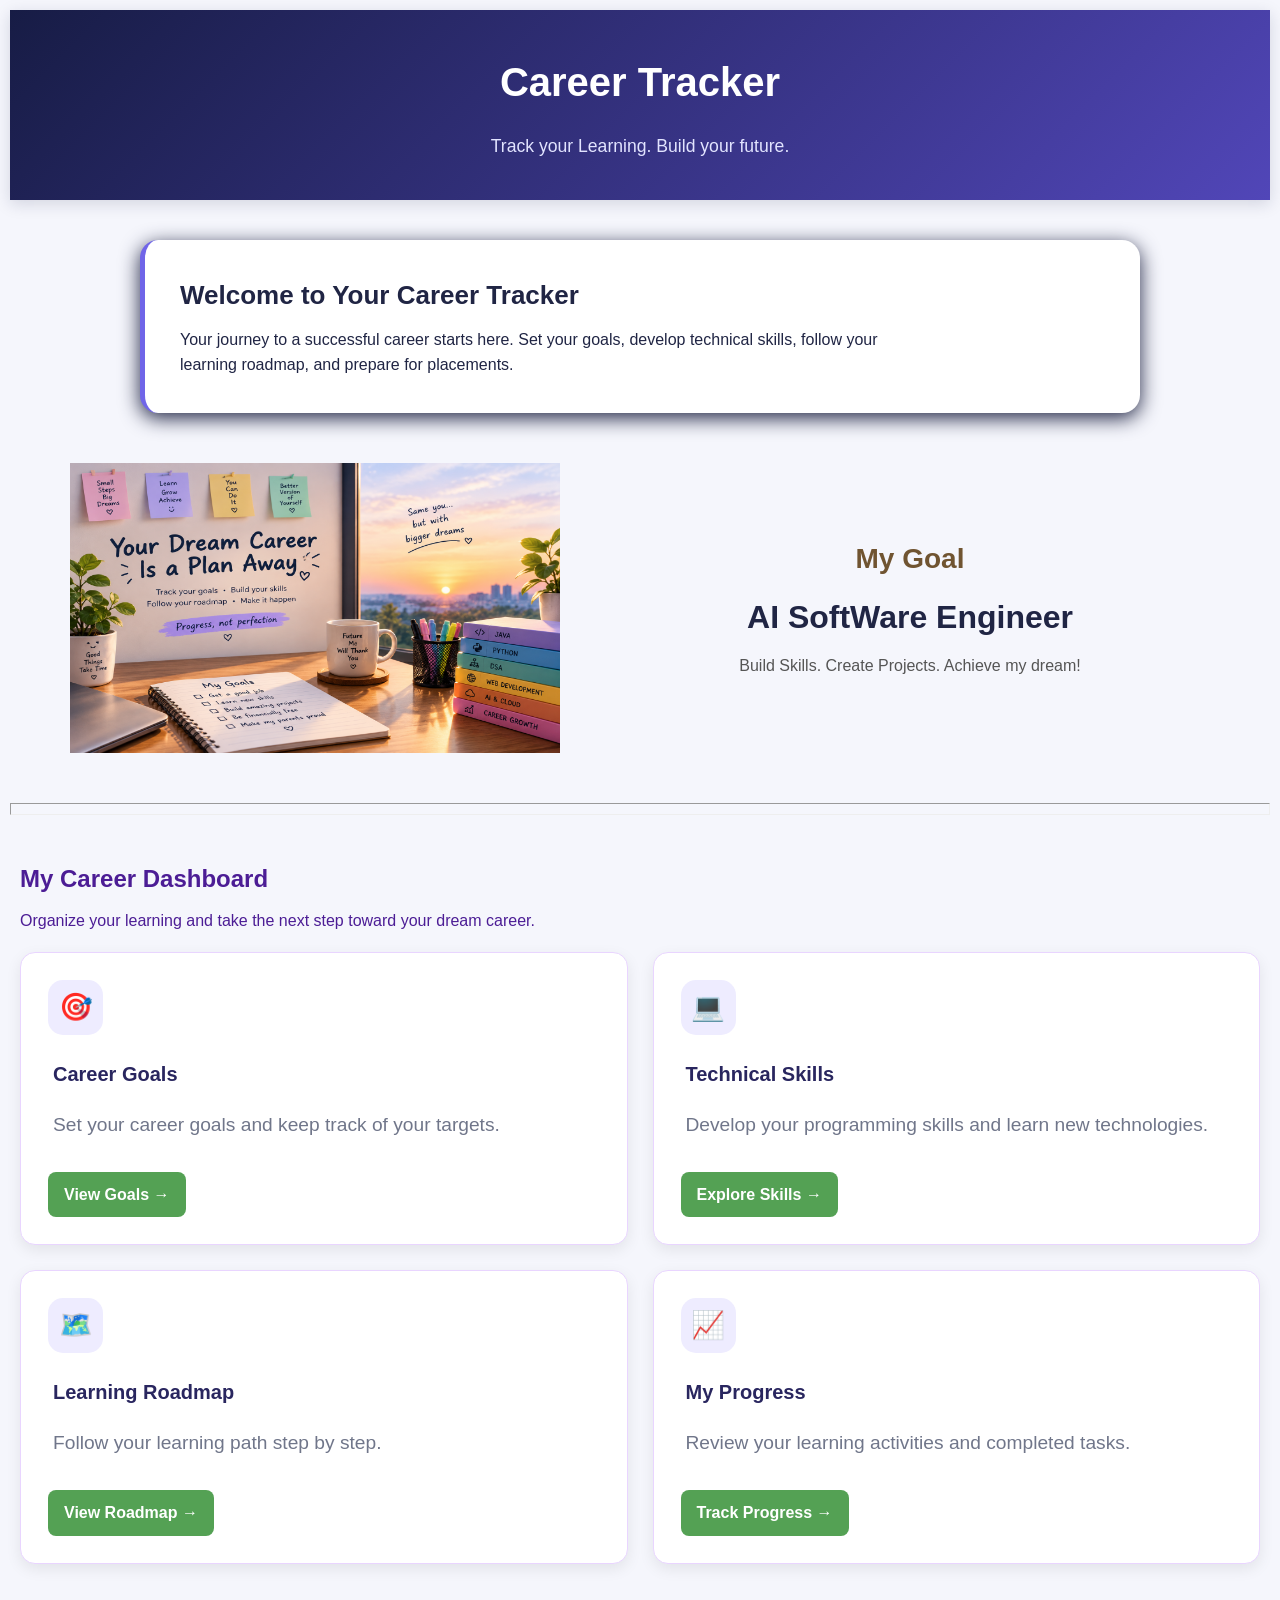
<file: index.html>
<!DOCTYPE html>
<html lang="en">

 <head>
    <meta charset="UTF-8">
    <title>My Career Tracker</title>
    <meta name="viewport" content="width=device-width",
    initial-scale="1.0">
    <link rel="stylesheet" href="style.css">
 </head>

 <body>
    <header>
        <h1>Career Tracker</h1>
        <p>Track your Learning. Build your future.</p>
    </header>

  <section class="welcome">
    <h2>Welcome to Your Career Tracker</h2>
  <p> Your journey to a successful career starts here. 
    Set your goals, develop technical skills, follow your
     learning roadmap, and prepare for placements.
  </p>
  </section>

   <div class="motivational-welcome-img">
      <img src="motivation-img.png" height="300" width="500" alt="Career Goals" 
      class="career-image">

      <div class="goal">
            <h2>My Goal</h2>
            <h1>AI SoftWare Engineer</h1>
            <p>Build Skills. Create Projects. Achieve my dream!</p>
      </div>
    
   </div>
    
 <hr>

 
<section class="dashboard-section">

    <h2>My Career Dashboard</h2>

    <p class="dashboard-description">
        Organize your learning and take the next step toward your dream career.
    </p>

    <div class="dashboard">

        
        <div class="card">
            <div class="card-icon">🎯</div>
            <h3>Career Goals</h3>
            <p>Set your career goals and keep track of your targets.</p>
            <a href="goals.html" class="btn">View Goals →</a>
        </div>

        
        <div class="card">
            <div class="card-icon">💻</div>
            <h3>Technical Skills</h3>
            <p>Develop your programming skills and learn new technologies.</p>
            <a href="skills.html" class="btn">Explore Skills →</a>
        </div>

        
        <div class="card">
            <div class="card-icon">🗺️</div>
            <h3>Learning Roadmap</h3>
            <p>Follow your learning path step by step.</p>
            <a href="roadmap.html" class="btn">View Roadmap →</a>
        </div>

        
        <div class="card">
            <div class="card-icon">📈</div>
            <h3>My Progress</h3>
            <p>Review your learning activities and completed tasks.</p>
            <a href="progress.html" class="btn">Track Progress →</a>
        </div>

    </div>

</section>

 </body>

</html>
</file>
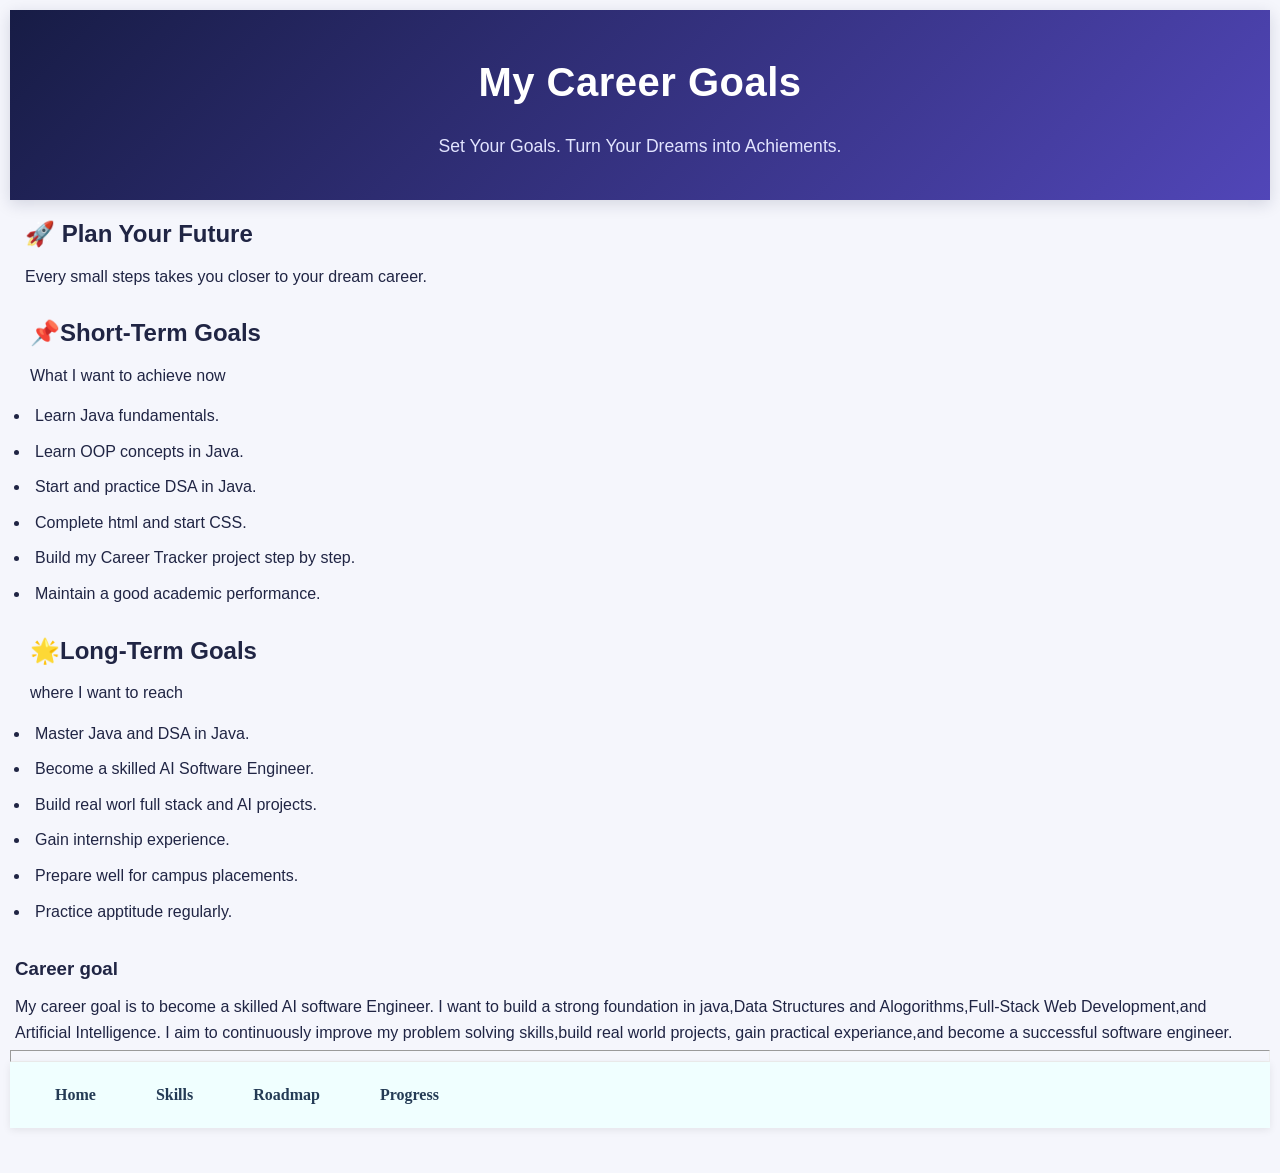
<file: goals.html>
<!DOCTYPE "html">
<html lang="en">


<head>
    <meta charset="UTF-8">
    <title>My Career goals</title>
    <meta name="viewport" content="width=device-width", initial scale="0.1" >
    <link rel="stylesheet" href="./style.css">
</head>


<body>

    <header class="goal-header">
        <h1> My Career Goals</h1>
        <p>Set Your Goals. Turn Your Dreams into Achiements.</p>
    </header>

    <main class="goals-page">

        <section class="goal-intro">
            <h2>🚀 Plan Your Future</h2>
            <p>Every small steps takes you closer to your dream career.</p>
        </section>

          <div class="goal-grid">
            <section class="goal-card-short-term">
                <h2>📌Short-Term Goals</h2>
                <p class="card-description">What I want to achieve now</p>
                 <ul>
                  <li>Learn Java fundamentals.</li>
                  <li>Learn OOP concepts in Java.</li>
                  <li>Start and practice DSA in Java.</li>
                  <li>Complete html and start CSS.</li>
                  <li>Build my Career Tracker project step by step.</li>
                  <li>Maintain a good academic performance.</li>
                </ul>
            </section>

            <section class="goal-card-long-term">
                <h2>🌟Long-Term Goals</h2>
                <p class="card-description">where I want to reach</p>
                <ul>
                   <li>Master Java and DSA in Java.</li>
                   <li>Become a skilled AI Software Engineer.</li>
                   <li>Build real worl full stack and AI projects.</li>
                   <li>Gain internship experience.</li>
                   <li>Prepare well for campus placements.</li>
                   <li>Practice apptitude regularly.</li>
                </ul> 
            </section>
          </div>

        

    </main>
    
    


<h3>Career goal</h3>

<p>
    My career goal is to become a skilled AI software Engineer.
    I want to build a strong foundation in java,Data Structures 
    and Alogorithms,Full-Stack Web Development,and Artificial Intelligence.
    I aim to continuously improve my problem solving skills,build real world projects,
    gain practical experiance,and become a successful software engineer.
</p>

<hr/>

<nav>
<a href="./index.html">Home</a> <br/>
<a href="./skills.html">Skills</a> <br/>
<a href="./roadmap.html">Roadmap</a> <br/>
<a href="./progress.html">Progress</a>
</nav>

</html>
</file>
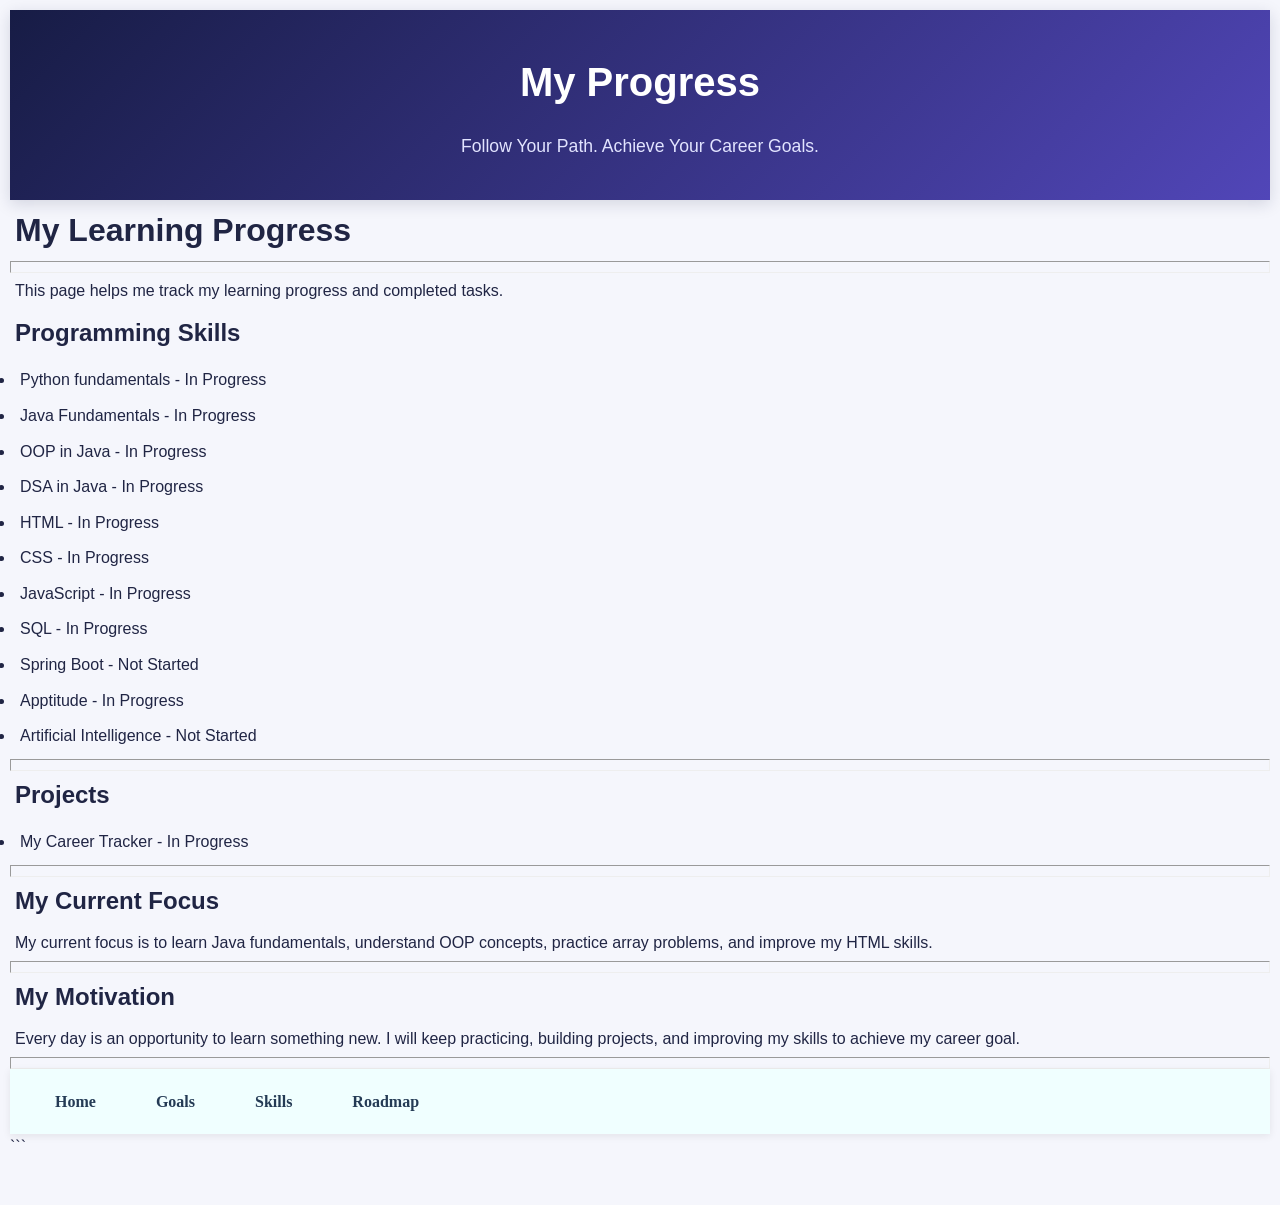
<file: progress.html>
<!DOCTYPE html>
<html lang="en">

<head>
    <meta charset="UTF-8">
    <title>My Career Tracker - Progress</title>
    <meta name="viewport">
    <link rel="stylesheet" href="./style.css">
</head>

<body>
    <body>
    <header>
        <h1>My Progress</h1>
        <p>Follow Your Path. Achieve Your Career Goals.</p>
    </header>
 

    <h1>My Learning Progress</h1>
    <hr>

    <p>
        This page helps me track my learning progress
        and completed tasks.
    </p>

    <h2>Programming Skills</h2>

    <ul>
        <li>Python fundamentals - In Progress</li>
        <li>Java Fundamentals - In Progress</li>
        <li>OOP in Java - In Progress</li>
        <li>DSA in Java - In Progress</li>
        <li>HTML - In Progress</li>
        <li>CSS - In Progress</li>
        <li>JavaScript - In Progress</li>
        <li>SQL - In Progress</li>
        <li>Spring Boot - Not Started</li>
        <li>Apptitude - In Progress</li>
        <li>Artificial Intelligence - Not Started</li>
    </ul>

    <hr>

    <h2>Projects</h2>

    <ul>
        <li>My Career Tracker - In Progress</li>
    </ul>

    <hr>

    <h2>My Current Focus</h2>

    <p>
        My current focus is to learn Java fundamentals,
        understand OOP concepts, practice array problems,
        and improve my HTML skills.
    </p>

    <hr>

    <h2>My Motivation</h2>

    <p>
        Every day is an opportunity to learn something new.
        I will keep practicing, building projects, and
        improving my skills to achieve my career goal.
    </p>

    <hr>

    <nav>
    <a href="./index.html">Home</a><br>
    <a href="./goals.html">Goals</a><br>
    <a href="./skills.html">Skills</a><br>
    <a href="./roadmap.html">Roadmap</a><br>
    </nav>
</body>
</html>
```
</file>
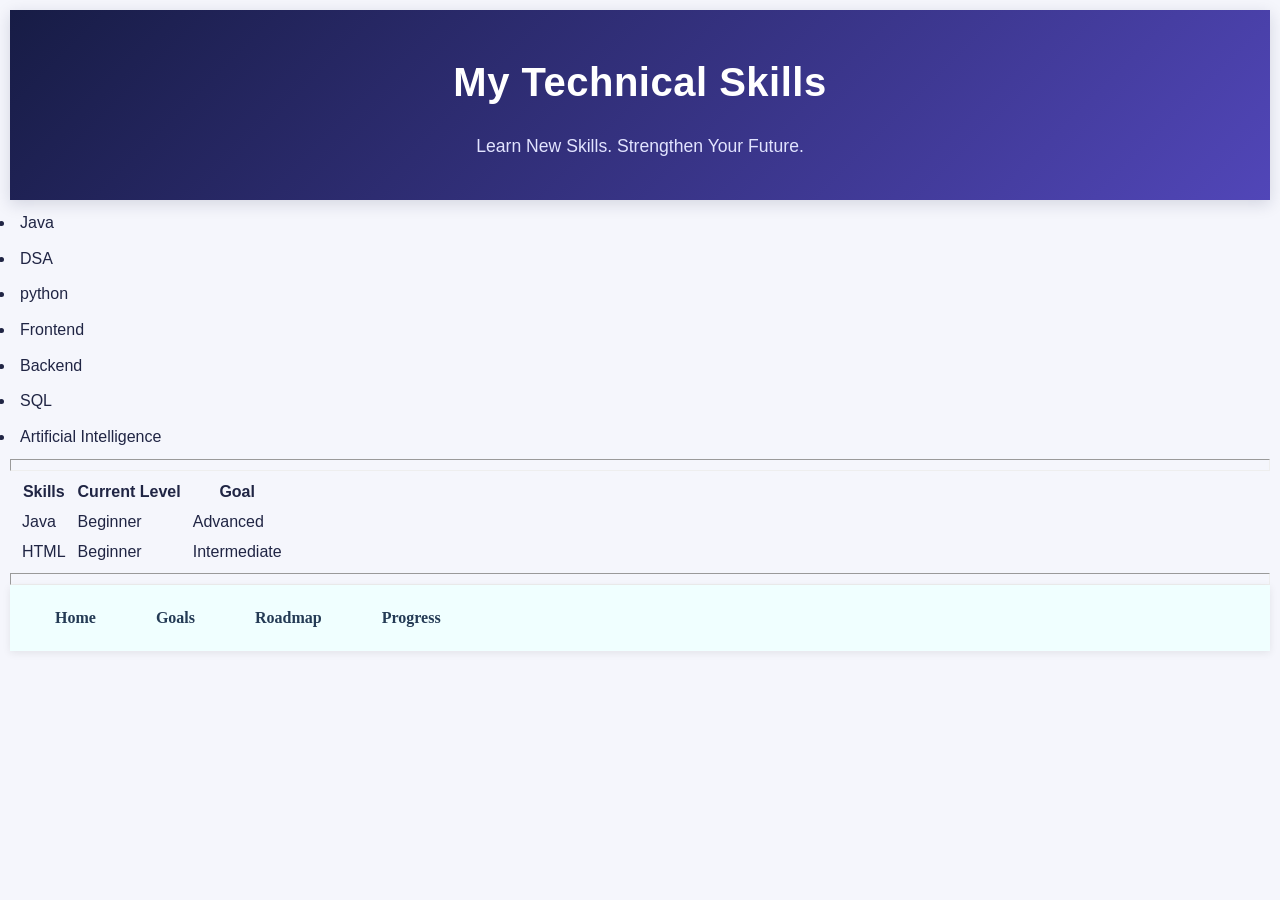
<file: skills.html>
<head>
    <meta charset="UTF-8">
    <title>My Career Tracker</title>
    <meta name="viewport">
    <link rel="stylesheet" href="./style.css">
</head>

<body>
    <header>
        <h1>My Technical Skills</h1>
        <p>Learn New Skills. Strengthen Your Future.</p>
    </header>
 
   <ul>
    <li>Java</li>
    <li>DSA</li>
    <li>python</li>
    <li>Frontend</li>
    <li>Backend</li>
    <li>SQL</li>
    <li>Artificial Intelligence</li>
   </ul>
   <hr/>

    <table>
    <tr>
        <th>Skills</th>
        <th>Current Level</th>
        <th>Goal</th>
    </tr>
    <tr>
        <td>Java</td>
        <td>Beginner</td>
        <td>Advanced</td>
    </tr>
    <tr>
        <td>HTML</td>
        <td>Beginner</td>
        <td>Intermediate</td>
    </tr>
   </table>


 <hr/>

 <nav>
 <a href="./index.html">Home</a><br/>
 <a href="./goals.html">Goals</a> <br/>
 <a href="./roadmap.html">Roadmap</a> <br/>
 <a href="./progress.html">Progress</a> <br/>
 </nav>
</body>
</file>
<file: style.css>
*{
    margin: 0;
    padding: 5px;
    box-sizing: border-box;
}
body{
    font-family: 'Lucida Sans', 'Lucida Sans Regular', 'Lucida Grande', 'Lucida Sans Unicode', Geneva, Verdana, sans-serif;
    background-color: #f5f6fc;
    color: #202544;
    line-height: 1.6;
    padding-bottom: 40px;
}

header{
    color: white;
    padding: 35px 25px ;
    background: linear-gradient(135deg, #171c45,#5146b8);
    text-align: center;
    box-shadow: 0px 4px 15px rgba(23, 28, 69, 0.15);

}


header h1{
    font-size: 2.5rem;
    margin-bottom: 8px;
    letter-spacing: 0.5;
}
header p{
    color: #e2e4ff;
    font-size: 1.1rem;
}
nav{
    background-color: azure;
    padding: 15px 40px;
    display: flex;
    gap: 25px;
    flex-wrap: wrap;
    box-shadow: 0 2px 8px rgba(0,0,0,0.08);
}

nav a{
    text-decoration: none;
    color: #243b55;
    font-weight: bold;
    font-family:'Times New Roman', Times, serif;
    transition: color 0.3s;
}

.welcome h2{
        font-size: 26px;
        font-family:Arial, Helvetica, sans-serif;
}

.welcome{
    max-width: 1000px;
    margin: 40px auto 30px;
    padding: 30px;
    background: white;
    border-radius: 18px;
    border-left: 5px solid #7065e8;
    box-shadow: 0 5px 20px;
}
.welcome p{
    color: 646B80;
    max-width: 750px;
}

.motivational-welcome-img{
    display: flex;
    align-items: center;
    gap: 40px;
    margin: 40px 50px;
}

.career-img{
    width: 50%;
    border-radius: 12px;
    
}

.goal{
    flex: 1;
    text-align: center;
}
.goal h2{
    font-size: 28px;
    color: #705431;
    font-family: Arial, Helvetica, sans-serif;
}

.goals h1{
    font-size: 38px;
    color: #493585;
}

.goal p{
    font-size: 16px;
    color: #555;
}

.dashboard-section{
    margin-top: 35px;
    margin-bottom: 40px;
}
.dashboard-section h2{
    color: #4C1D95;
    font-family:'Segoe UI', Tahoma, Geneva, Verdana, sans-serif;
}
.dashboard-description{
    color: #4C1D95;
    margin-bottom: 8px;
}
.dashboard{
    display: grid;
    grid-template-columns: repeat(2, minmax(0, 1fr));
    gap: 25px;
}
.card{
    background-color: white;
    padding: 27px;
    border-radius: 15px;
    border: 1.5px solid #E9D5FF ;
    box-shadow:  0 5px 15px rgba(0,0,0,0.08);
    transition: transform 0.3s, box-shadow 0.3s;

}
.card h3{
    color: green;
    font-size: 20px;
    margin-bottom: 10px;
}
.card p{
    color: #64748b;
    line-height: 1.6;
}

.card .btn{
    display: inline-block;
    background-color: rgb(84, 161, 84);
    color: white;
    padding: 10px 16px;
    margin-top: 18px;
    border-radius: 8px;
    text-decoration: none;
    font-weight: bold;
    transition: background-color 0.3s;
}

.card-icon{
    display: flex;
    justify-content: center;
    align-items: center;
    width: 55px;
    height: 55px;
    background: #eeecff;
    border-radius: 15px;
    font-size: 27px;
    margin-bottom: 18px;
    
}
.card p{
    color: #70768a;
    line-height: 1.6;
    font-size: 1.20rem;
    margin-bottom: 8px;
}

.card h3{
    color: #29265f;
    font-size: 1.25rem;
    margin-bottom: 10px;
}


@media (max-width: 600px) {
    .dashboard {
        grid-template-columns:1fr;
    }
    .dashboard-section h2{
        font-size: 24px;
    }
    .card{
        padding: 20px;
    }
    .motivational-welcome-img{
        flex-direction: column;
    }
    .career-image{
        width: 100%;
    }
}
</file>
